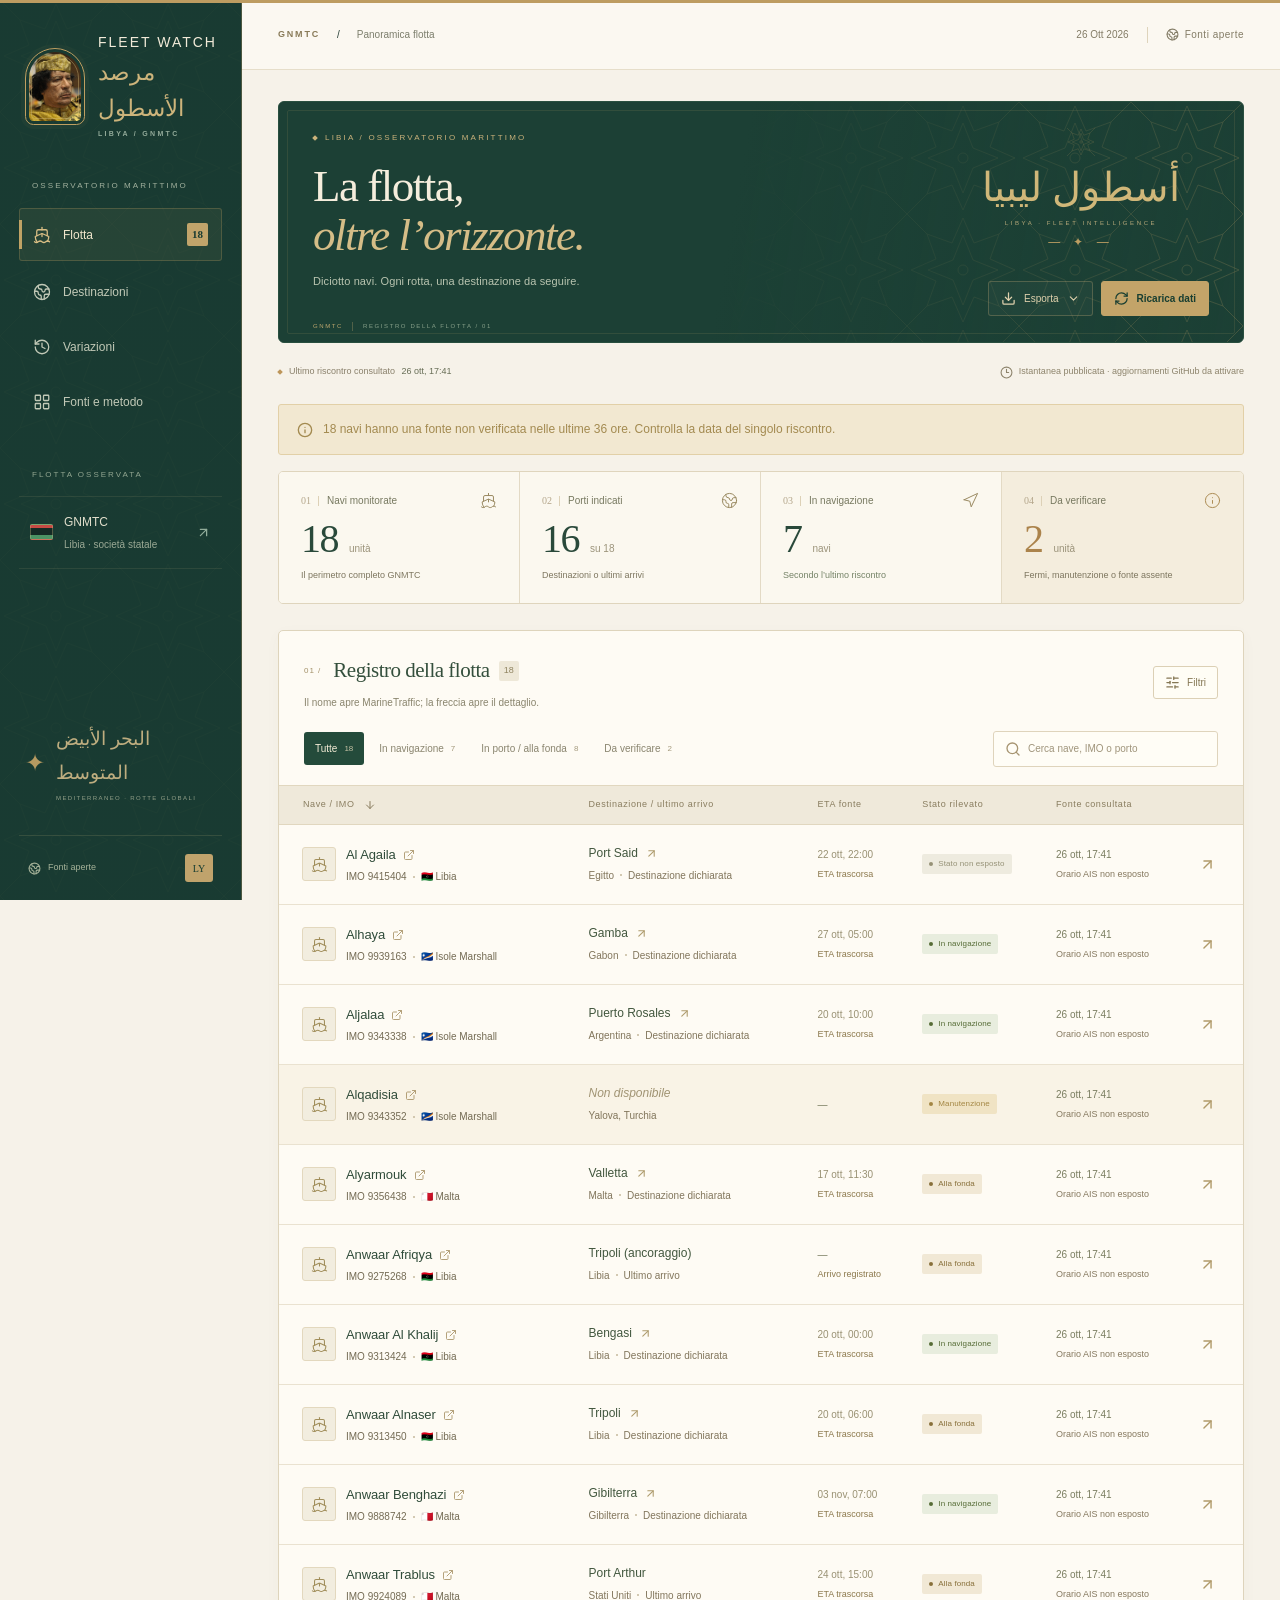
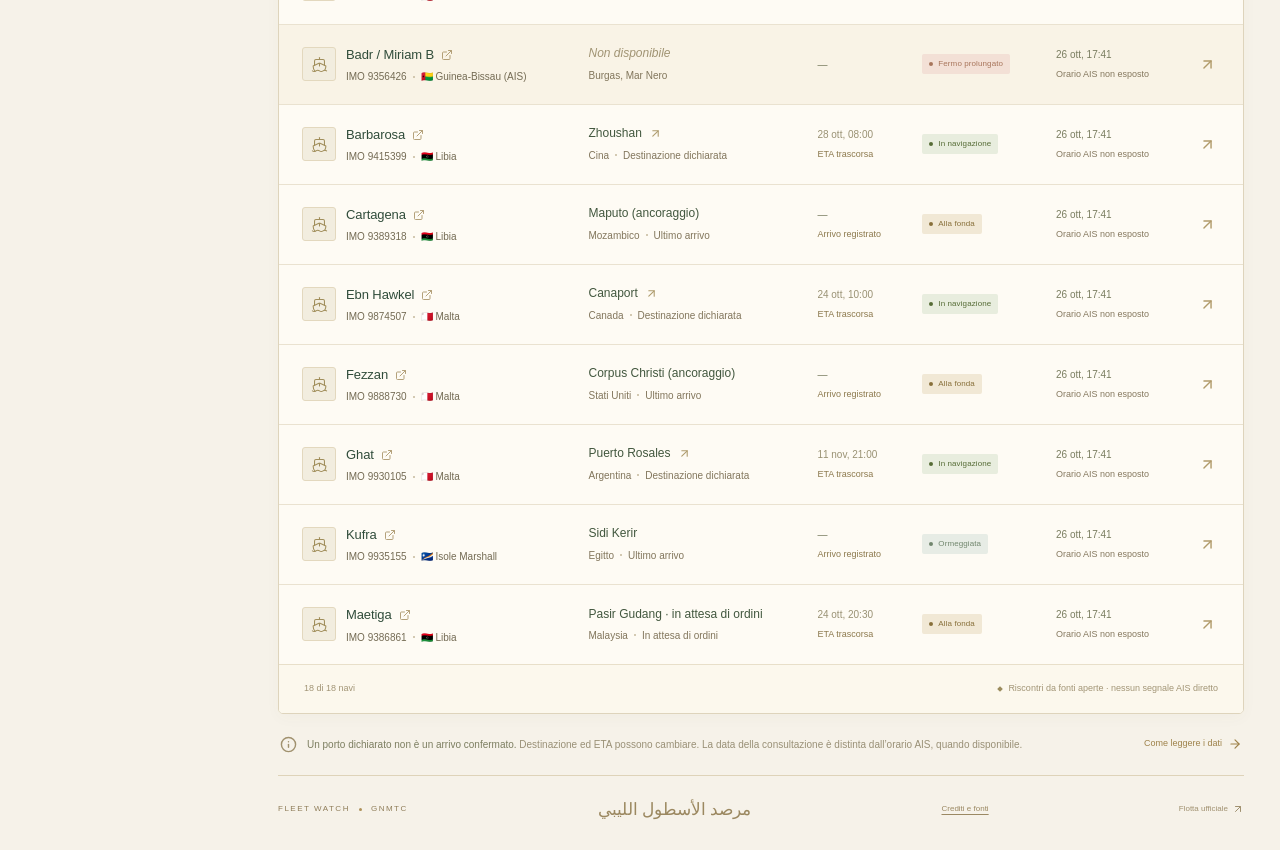
<file: docs/index.html>
<!doctype html>
<html lang="it">
  <head>
    <meta charset="UTF-8" />
    <meta name="viewport" content="width=device-width, initial-scale=1.0" />
    <meta name="description" content="Le destinazioni della flotta GNMTC: 18 navi, fonti e schede MarineTraffic per numero IMO." />
    <meta name="theme-color" content="#173b33" />
    <link rel="icon" href="./assets/gaddafi-portrait.jpg" />
    <title>Fleet Watch · GNMTC</title>
    <script type="module" crossorigin src="./assets/index-Dn_YlsgB.js"></script>
    <link rel="stylesheet" crossorigin href="./assets/index-BK38CDEa.css">
  </head>
  <body>
    <div id="root"></div>
  </body>
</html>
</file>
